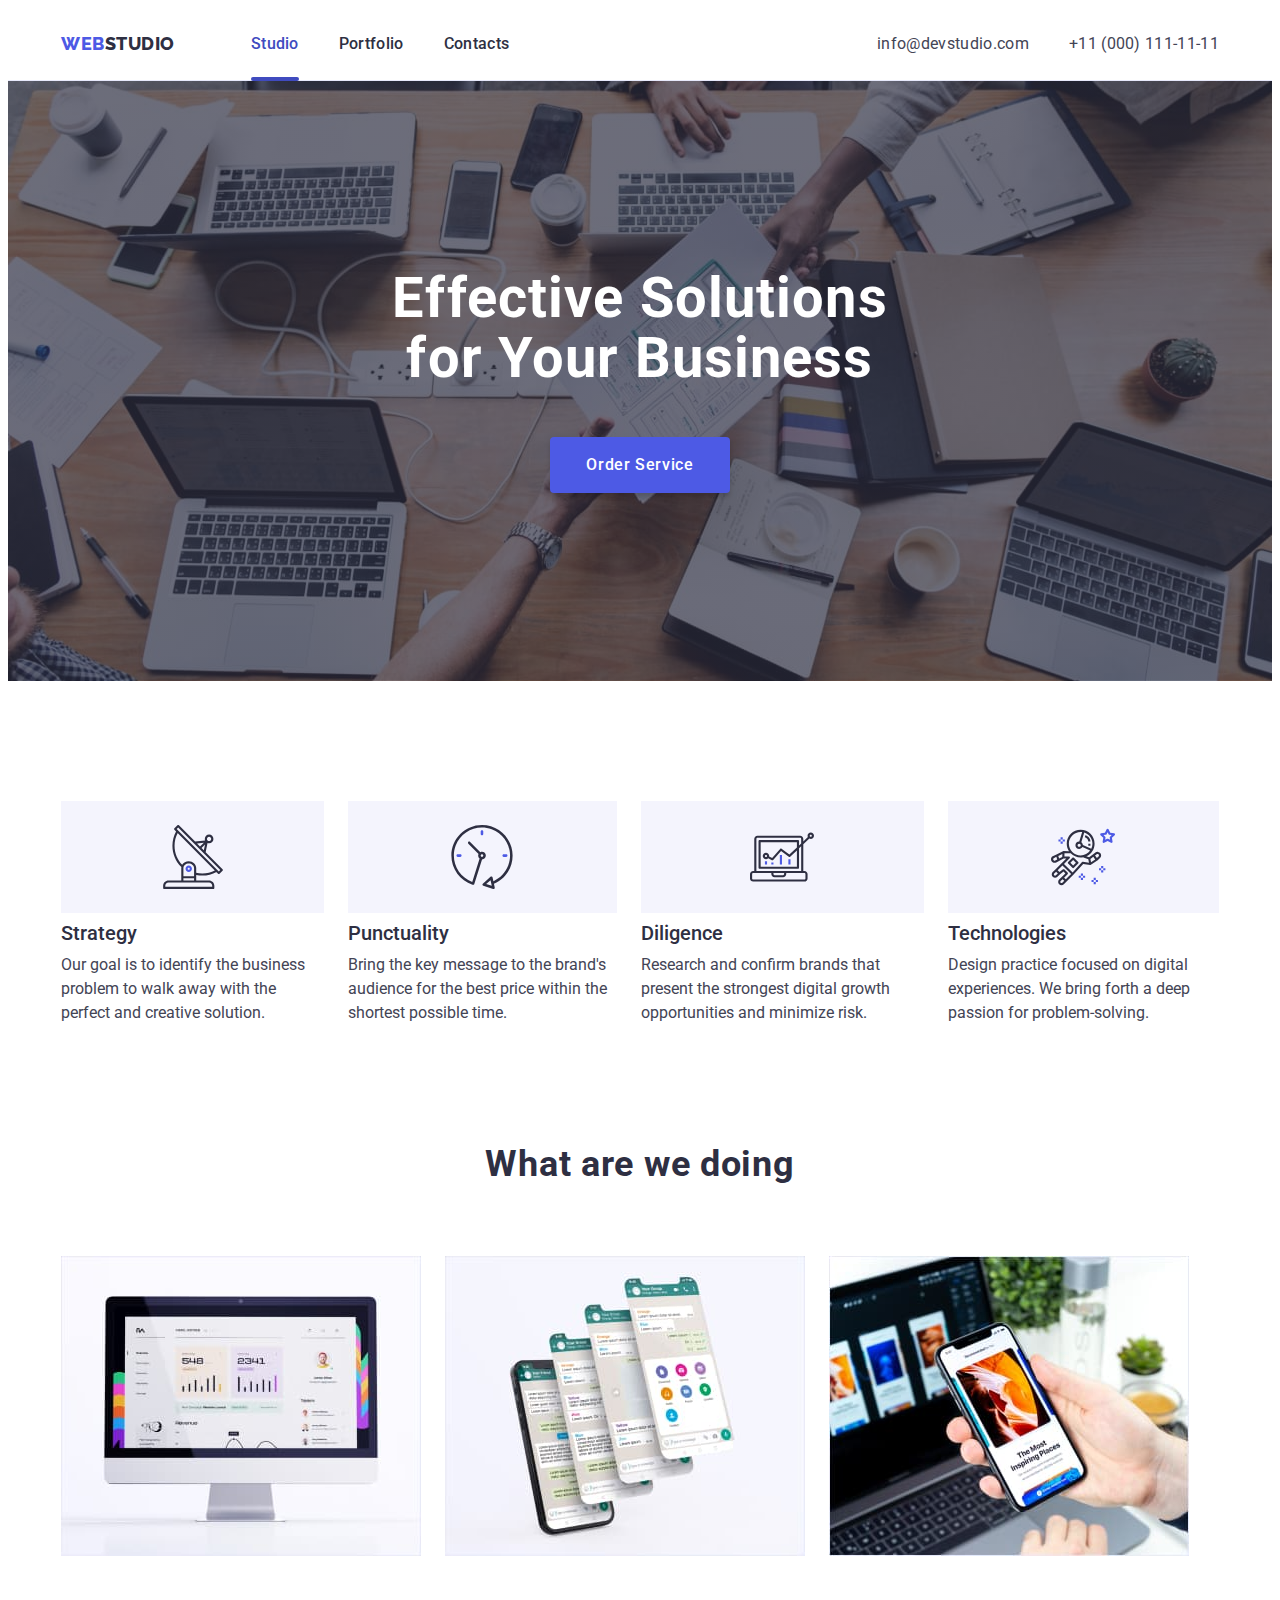
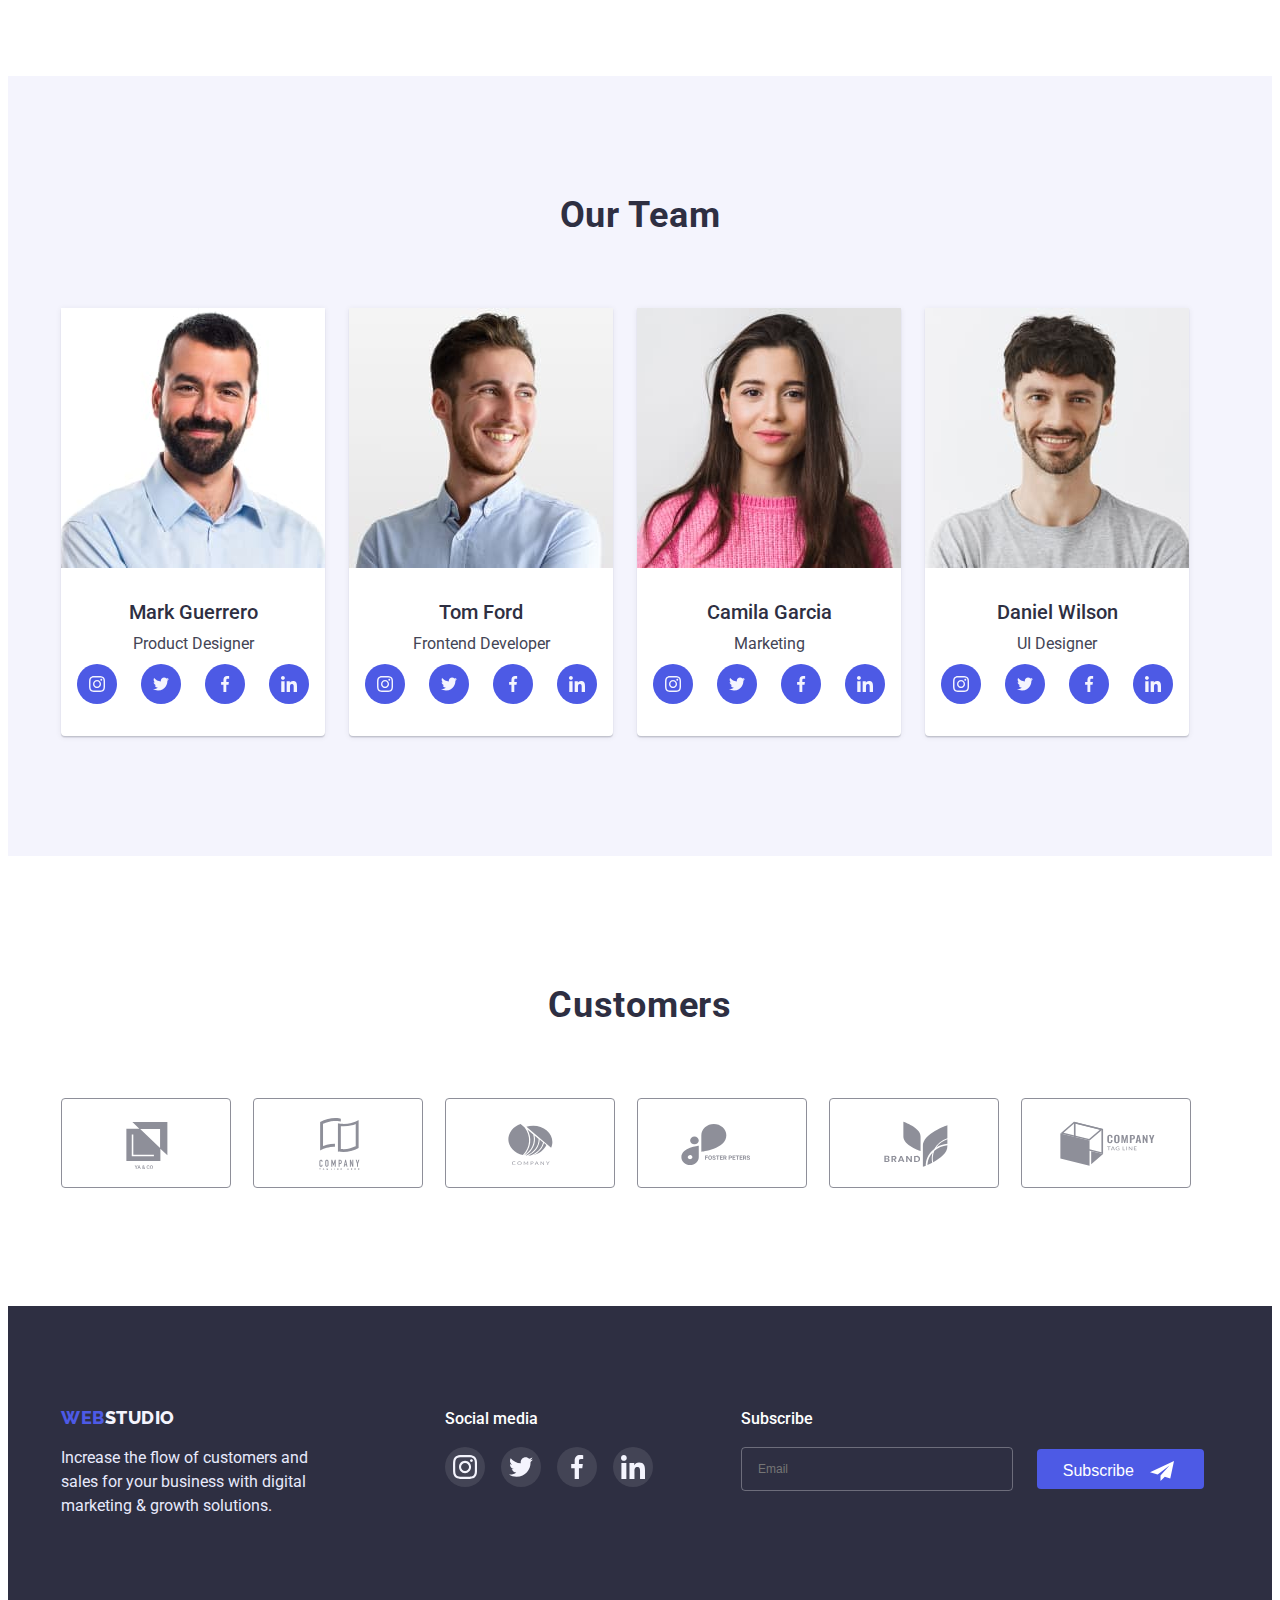
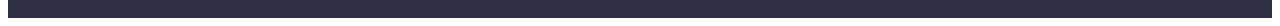
<file: index.html>
<!DOCTYPE html>
<html lang="en">
  <head>
    <meta charset="UTF-8" />
    <meta http-equiv="X-UA-Compatible" content="IE=edge" />
    <meta name="viewport" content="width=device-width, initial-scale=1.0" />
    <link rel="preconnect" href="https://fonts.googleapis.com" />
    <link rel="preconnect" href="https://fonts.gstatic.com" crossorigin />
    <link
      href="https://fonts.googleapis.com/css2?family=Raleway:wght@800&family=Roboto:wght@400;500;700;900&display=swap"
      rel="stylesheet"
    />
    <link
      rel="stylesheet"
      href="https://cdnjs.cloudflare.com/ajax/libs/modern-normalize/1.1.0/modern-normalize.min.css"
      integrity="sha512-wpPYUAdjBVSE4KJnH1VR1HeZfpl1ub8YT/NKx4PuQ5NmX2tKuGu6U/JRp5y+Y8XG2tV+wKQpNHVUX03MfMFn9Q=="
      crossorigin="anonymous"
      referrerpolicy="no-referrer"
    />
    <link rel="stylesheet" href="css/styles.css" />
    <title>Studio</title>
  </head>
  <body>
    <header class="head-of-site">
      <div class="container">
        <nav class="navigation">
          <a href="./index.html" class="logo-head"
            ><span class="blue-part">Web</span>Studio</a
          >
          <ul class="menu">
            <li class="menu-item">
              <a href="./index.html" class="menu-link current">Studio</a>
            </li>
            <li class="menu-item">
              <a href="./portfolio.html" class="menu-link">Portfolio</a>
            </li>
            <li class="menu-item">
              <a href="" class="menu-link">Contacts</a>
            </li>
          </ul>
        </nav>
        <address>
          <ul class="address">
            <li>
              <a href="mailto:info@devstudio.com" class="address-link"
                >info@devstudio.com</a
              >
            </li>
            <li>
              <a href="tel:+110001111111" class="address-link"
                >+11 (000) 111-11-11</a
              >
            </li>
          </ul>
        </address>
      </div>
    </header>
    <main class="main-part">
      <section class="main-sectn">
        <div class="container main-conteiner">
          <h1 class="main-head">Effective Solutions for Your Business</h1>
          <button type="button" data-modal-open class="main-btn">
            Order Service
          </button>
        </div>
      </section>
      <section class="advantages">
        <div class="container">
          <h2 class="head-hide">Advantages</h2>
          <ul class="advantages-list">
            <li>
              <div class="icon-block">
                <svg width="64" height="64">
                  <use href="./images/icons.svg#icon-antenna"></use>
                </svg>
              </div>
              <h3 class="head-of-service">Strategy</h3>
              <p class="prh-main">
                Our goal is to identify the business problem to walk away with
                the perfect and creative solution.
              </p>
            </li>
            <li>
              <div class="icon-block">
                <svg width="64" height="64">
                  <use href="./images/icons.svg#icon-clock"></use>
                </svg>
              </div>
              <h3 class="head-of-service">Punctuality</h3>
              <p class="prh-main">
                Bring the key message to the brand's audience for the best price
                within the shortest possible time.
              </p>
            </li>
            <li>
              <div class="icon-block">
                <svg width="64" height="64">
                  <use href="./images/icons.svg#icon-diagram"></use>
                </svg>
              </div>
              <h3 class="head-of-service">Diligence</h3>
              <p class="prh-main">
                Research and confirm brands that present the strongest digital
                growth opportunities and minimize risk.
              </p>
            </li>
            <li>
              <div class="icon-block">
                <svg width="64" height="64">
                  <use href="./images/icons.svg#icon-astronaut"></use>
                </svg>
              </div>
              <h3 class="head-of-service">Technologies</h3>
              <p class="prh-main">
                Design practice focused on digital experiences. We bring forth a
                deep passion for problem-solving.
              </p>
            </li>
          </ul>
        </div>
      </section>
      <section class="what-do">
        <div class="container">
          <h2 class="second-head">What are we doing</h2>
          <ul class="what-do-list">
            <li>
              <img src="./images/rectangle1.jpg" alt="computer" width="360" />
            </li>
            <li>
              <img
                src="./images/rectangle2.jpg"
                alt="set of phones"
                width="360"
              />
            </li>
            <li>
              <img src="./images/rectangle3.jpg" alt="phone" width="360" />
            </li>
          </ul>
        </div>
      </section>
      <section class="team">
        <div class="container">
          <h2 class="second-head">Our Team</h2>
          <ul class="team-list">
            <li class="team-name-list">
              <img src="./images/mark.jpg" alt="mark" width="264" />
              <h3 class="head-of-service">Mark Guerrero</h3>
              <p class="prh-main">Product Designer</p>
              <ul class="team-sours-list">
                <li class="team-sours-item">
                  <a href="" class="team-sours-link link">
                    <svg class="team-sours-icon" width="16" height="16">
                      <use href="./images/icons.svg#icon-instagram"></use>
                    </svg>
                  </a>
                </li>
                <li class="team-sours-item">
                  <a href="" class="team-sours-link link">
                    <svg width="16" height="16">
                      <use href="./images/icons.svg#icon-twitter"></use>
                    </svg>
                  </a>
                </li>
                <li class="team-sours-item">
                  <a href="" class="team-sours-link link">
                    <svg width="16" height="16">
                      <use href="./images/icons.svg#icon-facebook"></use>
                    </svg>
                  </a>
                </li>
                <li class="team-sours-item">
                  <a class="team-sours-link link" href="#">
                    <svg width="16" height="16">
                      <use href="./images/icons.svg#icon-linkedin"></use>
                    </svg>
                  </a>
                </li>
              </ul>
            </li>
            <li class="team-name-list">
              <img src="./images/tom.jpg" alt="tom" width="264" />
              <h3 class="head-of-service">Tom Ford</h3>
              <p class="prh-main">Frontend Developer</p>
              <ul class="team-sours-list">
                <li class="team-sours-item">
                  <a href="" class="team-sours-link link">
                    <svg class="team-sours-icon" width="16" height="16">
                      <use href="./images/icons.svg#icon-instagram"></use>
                    </svg>
                  </a>
                </li>
                <li class="team-sours-item">
                  <a href="" class="team-sours-link link">
                    <svg width="16" height="16">
                      <use href="./images/icons.svg#icon-twitter"></use>
                    </svg>
                  </a>
                </li>
                <li class="team-sours-item">
                  <a href="" class="team-sours-link link">
                    <svg width="16" height="16">
                      <use href="./images/icons.svg#icon-facebook"></use>
                    </svg>
                  </a>
                </li>
                <li class="team-sours-item">
                  <a class="team-sours-link link" href="#">
                    <svg width="16" height="16">
                      <use href="./images/icons.svg#icon-linkedin"></use>
                    </svg>
                  </a>
                </li>
              </ul>
            </li>
            <li class="team-name-list">
              <img src="./images/camila.jpg" alt="camila" width="264" />
              <h3 class="head-of-service">Camila Garcia</h3>
              <p class="prh-main">Marketing</p>
              <ul class="team-sours-list">
                <li class="team-sours-item">
                  <a href="" class="team-sours-link link">
                    <svg class="team-sours-icon" width="16" height="16">
                      <use href="./images/icons.svg#icon-instagram"></use>
                    </svg>
                  </a>
                </li>
                <li class="team-sours-item">
                  <a href="" class="team-sours-link link">
                    <svg width="16" height="16">
                      <use href="./images/icons.svg#icon-twitter"></use>
                    </svg>
                  </a>
                </li>
                <li class="team-sours-item">
                  <a href="" class="team-sours-link link">
                    <svg width="16" height="16">
                      <use href="./images/icons.svg#icon-facebook"></use>
                    </svg>
                  </a>
                </li>
                <li class="team-sours-item">
                  <a class="team-sours-link link" href="#">
                    <svg width="16" height="16">
                      <use href="./images/icons.svg#icon-linkedin"></use>
                    </svg>
                  </a>
                </li>
              </ul>
            </li>
            <li class="team-name-list">
              <img src="./images/daniel.jpg" alt="daniel" width="264" />
              <h3 class="head-of-service">Daniel Wilson</h3>
              <p class="prh-main">UI Designer</p>
              <ul class="team-sours-list">
                <li class="team-sours-item">
                  <a href="" class="team-sours-link link">
                    <svg class="team-sours-icon" width="16" height="16">
                      <use href="./images/icons.svg#icon-instagram"></use>
                    </svg>
                  </a>
                </li>
                <li class="team-sours-item">
                  <a href="" class="team-sours-link link">
                    <svg width="16" height="16">
                      <use href="./images/icons.svg#icon-twitter"></use>
                    </svg>
                  </a>
                </li>
                <li class="team-sours-item">
                  <a href="" class="team-sours-link link">
                    <svg width="16" height="16">
                      <use href="./images/icons.svg#icon-facebook"></use>
                    </svg>
                  </a>
                </li>
                <li class="team-sours-item">
                  <a class="team-sours-link link" href="#">
                    <svg width="16" height="16">
                      <use href="./images/icons.svg#icon-linkedin"></use>
                    </svg>
                  </a>
                </li>
              </ul>
            </li>
          </ul>
        </div>
      </section>
      <section class="customers">
        <div class="container">
          <h2 class="second-head">Customers</h2>
          <ul class="cust-list">
            <li class="cust-item">
              <a href="" class="cust-link">
                <svg class="cust-icon" width="104" height="56">
                  <use href="./images/icons.svg#icon-cust1"></use></svg
              ></a>
            </li>
            <li class="cust-item">
              <a href="" class="cust-link">
                <svg class="cust-icon" width="104" height="56">
                  <use href="./images/icons.svg#icon-cust2"></use></svg
              ></a>
            </li>
            <li class="cust-item">
              <a href="" class="cust-link">
                <svg class="cust-icon" width="104" height="56">
                  <use href="./images/icons.svg#icon-cust3"></use></svg
              ></a>
            </li>
            <li class="cust-item">
              <a href="" class="cust-link">
                <svg class="cust-icon" width="104" height="56">
                  <use href="./images/icons.svg#icon-cust4"></use></svg
              ></a>
            </li>
            <li class="cust-item">
              <a href="" class="cust-link">
                <svg class="cust-icon" width="104" height="56">
                  <use href="./images/icons.svg#icon-cust5"></use></svg
              ></a>
            </li>
            <li class="cust-item">
              <a href="" class="cust-link">
                <svg class="cust-icon" width="104" height="56">
                  <use href="./images/icons.svg#icon-cust6"></use></svg
              ></a>
            </li>
          </ul>
        </div>
      </section>
    </main>
    <footer class="foot-part">
      <div class="container foot-clear">
        <div class="text-block">
          <a href="./index.html" class="logo-foot"
            ><span class="blue-part">Web</span>Studio</a
          >
          <p class="prh-footer">
            Increase the flow of customers and sales for your business with
            digital marketing & growth solutions.
          </p>
        </div>
        <div class="sours-block">
          <p class="sours-prh">Social media</p>
          <ul class="team-sours-list foot-list">
            <li class="team-sours-item">
              <a href="" class="team-sours-link link foot-link">
                <svg class="team-sours-icon" width="24" height="24">
                  <use href="./images/icons.svg#icon-instagram"></use>
                </svg>
              </a>
            </li>
            <li class="team-sours-item">
              <a href="" class="team-sours-link link foot-link">
                <svg width="24" height="24">
                  <use href="./images/icons.svg#icon-twitter"></use>
                </svg>
              </a>
            </li>
            <li class="team-sours-item">
              <a href="" class="team-sours-link link foot-link">
                <svg width="24" height="24">
                  <use href="./images/icons.svg#icon-facebook"></use>
                </svg>
              </a>
            </li>
            <li class="team-sours-item">
              <a class="team-sours-link link foot-link" href="#">
                <svg width="24" height="24">
                  <use href="./images/icons.svg#icon-linkedin"></use>
                </svg>
              </a>
            </li>
          </ul>
        </div>
        <form class="foot-form">
          <label class="sub-text" for="user-email-foot">Subscribe</label>
          <div class="input-clear">
            <input
              type="email"
              class="modal-input modal-foot-input"
              name="user-email"
              id="user-email-foot"
              placeholder="Email"
            />
            <button class="sub-btn" type="submit">
              <span class="sub-sub">Subscribe</span>
              <svg class="sub-icon" width="24" height="24">
                <use href="./images/icons.svg#icon-paperplane"></use>
              </svg>
            </button>
          </div>
        </form>
      </div>
    </footer>
    <div class="backdrop is-hidden" data-modal>
      <div class="modal">
        <button type="button" data-modal-close class="modal-close">
          <svg width="8" height="8">
            <use href="./images/icons.svg#icon-close1"></use>
          </svg>
        </button>
        <p class="modal-prh">Leave your contacts and we will call you back</p>
        <form class="modal-form">
          <div class="modal-field">
            <label class="input-text" for="user-name">Name</label>
            <div class="input-wrap">
              <input
                type="text"
                class="modal-input"
                name="user-name"
                id="user-name"
              />
              <svg class="user-icon" width="18" height="18">
                <use href="./images/icons.svg#icon-person"></use>
              </svg>
            </div>
          </div>
          <div class="modal-field">
            <label class="input-text" for="user-tel">Phone</label>
            <div class="input-wrap">
              <input
                type="tel"
                class="modal-input"
                name="user-tel"
                id="user-tel"
                minlength="10"
                required
              />
              <svg class="user-icon" width="18" height="24">
                <use href="./images/icons.svg#icon-phone"></use>
              </svg>
            </div>
          </div>
          <div class="modal-field">
            <label class="input-text" for="user-email">Email</label>
            <div class="input-wrap">
              <input
                type="email"
                class="modal-input"
                name="user-email"
                id="user-email"
              />
              <svg class="user-icon" width="18" height="24">
                <use href="./images/icons.svg#icon-email"></use>
              </svg>
            </div>
          </div>
          <label class="input-text" for="user-name">Comment</label>
          <textarea
            class="modal-message"
            id="user-icon"
            name="user-text"
          ></textarea>
          <div class="modal-checkbox">
            <input
              class="input-check hidden"
              id="checkbox"
              type="checkbox"
              value="true"
            />
            <label for="checkbox" class="lable-text">
              <span class="lable-checkbox">
                <svg class="check-icon" width="10" height="8">
                  <use href="./images/icons.svg#icon-accept"></use>
                </svg>
              </span>
              <span class="privacy-lable"
                >I accept the terms and conditions of the
                <a class="privacy-link" href="#">Privacy Policy</a></span
              >
            </label>
          </div>
          <button type="submit" data-modal-open class="main-btn modal-btn">
            Send
          </button>
        </form>
      </div>
    </div>
    <script src="./js/modal.js"></script>
  </body>
</html>
</file>
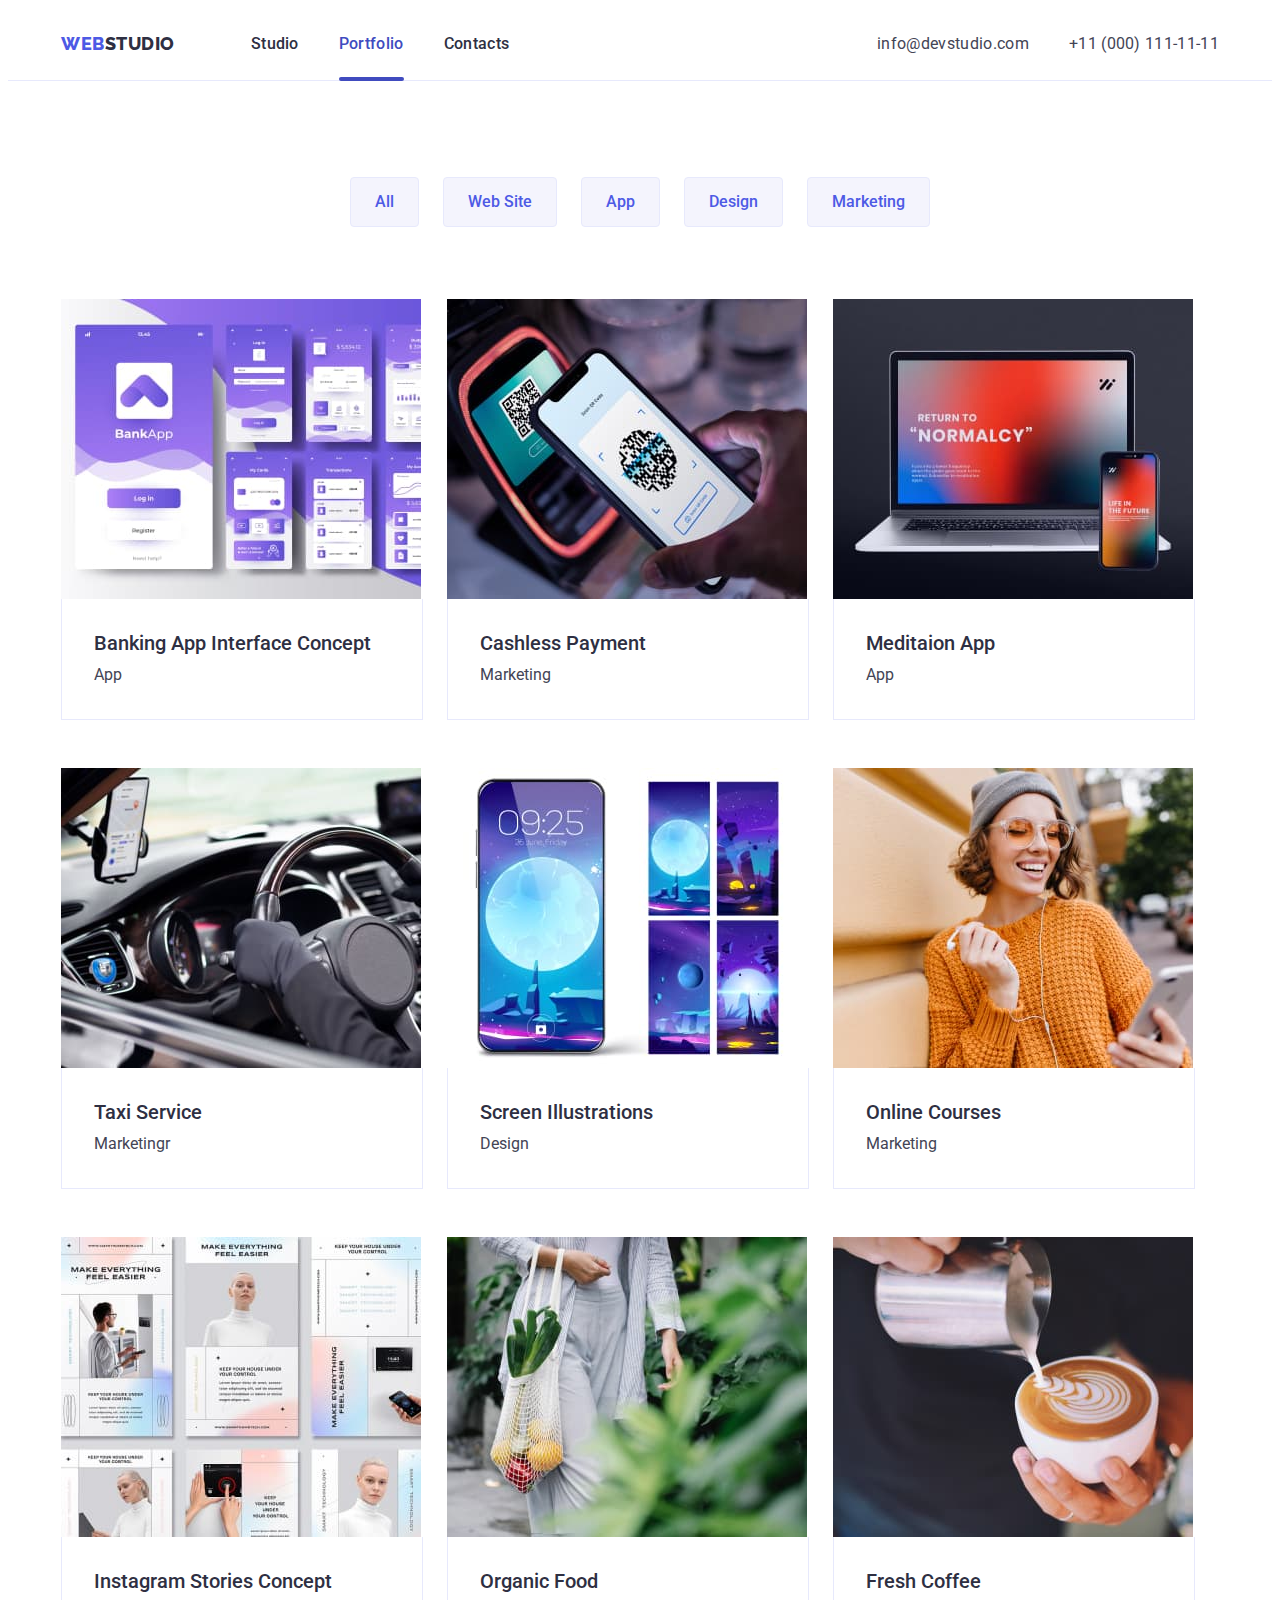
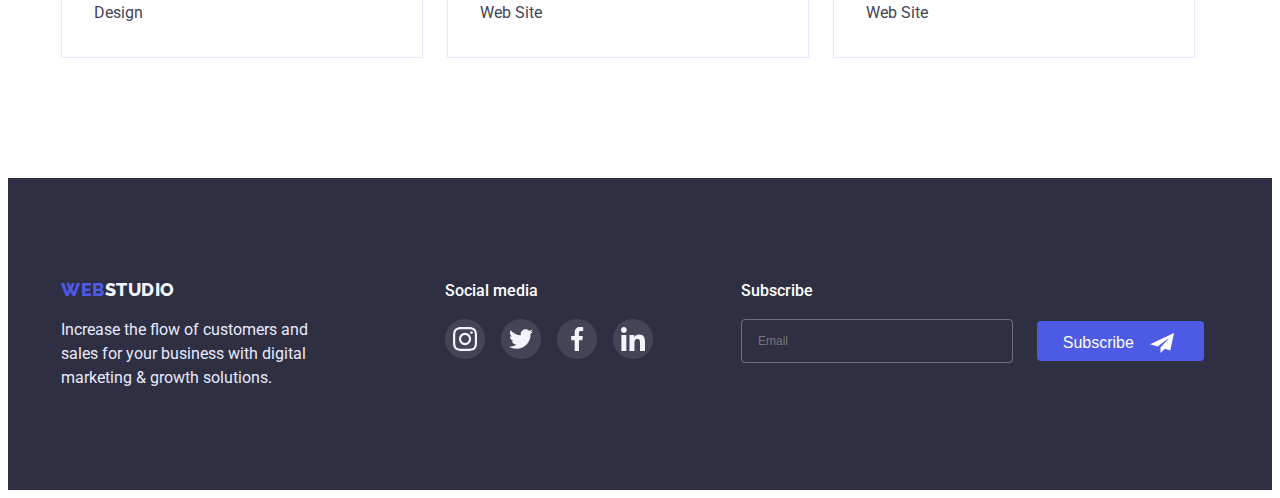
<file: portfolio.html>
<!DOCTYPE html>
<html lang="en">
  <head>
    <meta charset="UTF-8" />
    <meta http-equiv="X-UA-Compatible" content="IE=edge" />
    <meta name="viewport" content="width=device-width, initial-scale=1.0" />
    <link rel="preconnect" href="https://fonts.googleapis.com" />
    <link rel="preconnect" href="https://fonts.gstatic.com" crossorigin />
    <link
      href="https://fonts.googleapis.com/css2?family=Raleway:wght@800&family=Roboto:wght@400;500;700;900&display=swap"
      rel="stylesheet"
    />
    <link
      rel="stylesheet"
      href="https://cdnjs.cloudflare.com/ajax/libs/modern-normalize/1.1.0/modern-normalize.min.css"
      integrity="sha512-wpPYUAdjBVSE4KJnH1VR1HeZfpl1ub8YT/NKx4PuQ5NmX2tKuGu6U/JRp5y+Y8XG2tV+wKQpNHVUX03MfMFn9Q=="
      crossorigin="anonymous"
      referrerpolicy="no-referrer"
    />
    <link rel="stylesheet" href="css/styles.css" />
    <title>Portfolio</title>
  </head>
  <body>
    <header class="head-of-site">
      <div class="container">
        <nav class="navigation">
          <a href="./index.html" class="logo-head"
            ><span class="blue-part">Web</span>Studio</a
          >
          <ul class="menu">
            <li class="menu-item">
              <a href="./index.html" class="menu-link">Studio</a>
            </li>
            <li class="menu-item">
              <a href="./portfolio.html" class="menu-link current">Portfolio</a>
            </li>
            <li class="menu-item"><a href="" class="menu-link">Contacts</a></li>
          </ul>
        </nav>
        <address>
          <ul class="address">
            <li>
              <a href="mailto:info@devstudio.com" class="address-link"
                >info@devstudio.com</a
              >
            </li>
            <li>
              <a href="tel:+110001111111" class="address-link"
                >+11 (000) 111-11-11</a
              >
            </li>
          </ul>
        </address>
      </div>
    </header>
    <main>
      <section class="filter">
        <div class="container">
          <h1 class="head-hide">Filter</h1>
          <ul class="button-set">
            <li><button type="button" class="btn">All</button></li>
            <li><button type="button" class="btn">Web Site</button></li>
            <li><button type="button" class="btn">App</button></li>
            <li><button type="button" class="btn">Design</button></li>
            <li><button type="button" class="btn">Marketing</button></li>
          </ul>
          <h2 class="head-hide">Our Service</h2>
          <ul class="picture-set">
            <li class="card-item">
              <a href="" class="lnk-card">
                <div class="wrap-cover-block">
                  <img src="./images/image1.jpg" alt="banking" width="360" />
                  <p class="card-cover-text">
                    14 Stylish and User-Friendly App Design Concepts · Task
                    Manager App · Calorie Tracker App · Exotic Fruit Ecommerce
                    App · Cloud Storage App
                  </p>
                </div>
                <div class="card-block">
                  <h3 class="head-of-service lnk-head">
                    Banking App Interface Concept
                  </h3>
                  <p class="prh-main lnk-prh">App</p>
                </div>
              </a>
            </li>
            <li class="card-item">
              <a href="" class="lnk-card">
                <div class="wrap-cover-block">
                  <img src="./images/image2.jpg" alt="payment" width="360" />
                  <p class="card-cover-text">
                    14 Stylish and User-Friendly App Design Concepts · Task
                    Manager App · Calorie Tracker App · Exotic Fruit Ecommerce
                    App · Cloud Storage App
                  </p>
                </div>
                <div class="card-block">
                  <h3 class="head-of-service lnk-head">Cashless Payment</h3>
                  <p class="prh-main lnk-prh">Marketing</p>
                </div>
              </a>
            </li>
            <li class="card-item">
              <a href="" class="lnk-card">
                <div class="wrap-cover-block">
                  <img src="./images/image3.jpg" alt="meditaion" width="360" />
                  <p class="card-cover-text">
                    14 Stylish and User-Friendly App Design Concepts · Task
                    Manager App · Calorie Tracker App · Exotic Fruit Ecommerce
                    App · Cloud Storage App
                  </p>
                </div>
                <div class="card-block">
                  <h3 class="head-of-service lnk-head">Meditaion App</h3>
                  <p class="prh-main lnk-prh">App</p>
                </div>
              </a>
            </li>
            <li class="card-item">
              <a href="" class="lnk-card">
                <div class="wrap-cover-block">
                  <img src="./images/image4.jpg" alt="taxi" width="360" />
                  <p class="card-cover-text">
                    14 Stylish and User-Friendly App Design Concepts · Task
                    Manager App · Calorie Tracker App · Exotic Fruit Ecommerce
                    App · Cloud Storage App
                  </p>
                </div>
                <div class="card-block">
                  <h3 class="head-of-service lnk-head">Taxi Service</h3>
                  <p class="prh-main lnk-prh">Marketingr</p>
                </div>
              </a>
            </li>
            <li class="card-item">
              <a href="" class="lnk-card">
                <div class="wrap-cover-block">
                  <img src="./images/image5.jpg" alt="screen" width="360" />
                  <p class="card-cover-text">
                    14 Stylish and User-Friendly App Design Concepts · Task
                    Manager App · Calorie Tracker App · Exotic Fruit Ecommerce
                    App · Cloud Storage App
                  </p>
                </div>
                <div class="card-block">
                  <h3 class="head-of-service lnk-head">Screen Illustrations</h3>
                  <p class="prh-main lnk-prh">Design</p>
                </div>
              </a>
            </li>
            <li class="card-item">
              <a href="" class="lnk-card">
                <div class="wrap-cover-block">
                  <img src="./images/image6.jpg" alt="courses" width="360" />
                  <p class="card-cover-text">
                    14 Stylish and User-Friendly App Design Concepts · Task
                    Manager App · Calorie Tracker App · Exotic Fruit Ecommerce
                    App · Cloud Storage App
                  </p>
                </div>
                <div class="card-block">
                  <h3 class="head-of-service lnk-head">Online Courses</h3>
                  <p class="prh-main lnk-prh">Marketing</p>
                </div>
              </a>
            </li>
            <li class="card-item">
              <a href="" class="lnk-card">
                <div class="wrap-cover-block">
                  <img src="./images/image7.jpg" alt="instagram" width="360" />
                  <p class="card-cover-text">
                    14 Stylish and User-Friendly App Design Concepts · Task
                    Manager App · Calorie Tracker App · Exotic Fruit Ecommerce
                    App · Cloud Storage App
                  </p>
                </div>
                <div class="card-block">
                  <h3 class="head-of-service lnk-head">
                    Instagram Stories Concept
                  </h3>
                  <p class="prh-main lnk-prh">Design</p>
                </div>
              </a>
            </li>
            <li class="card-item">
              <a href="" class="lnk-card">
                <div class="wrap-cover-block">
                  <img src="./images/image8.jpg" alt="food" width="360" />
                  <p class="card-cover-text">
                    14 Stylish and User-Friendly App Design Concepts · Task
                    Manager App · Calorie Tracker App · Exotic Fruit Ecommerce
                    App · Cloud Storage App
                  </p>
                </div>
                <div class="card-block">
                  <h3 class="head-of-service lnk-head">Organic Food</h3>
                  <p class="prh-main lnk-prh">Web Site</p>
                </div>
              </a>
            </li>
            <li class="card-item">
              <a href="" class="lnk-card">
                <div class="wrap-cover-block">
                  <img src="./images/image9.jpg" alt="coffee" width="360" />
                  <p class="card-cover-text">
                    14 Stylish and User-Friendly App Design Concepts · Task
                    Manager App · Calorie Tracker App · Exotic Fruit Ecommerce
                    App · Cloud Storage App
                  </p>
                </div>
                <div class="card-block">
                  <h3 class="head-of-service lnk-head">Fresh Coffee</h3>
                  <p class="prh-main lnk-prh">Web Site</p>
                </div>
              </a>
            </li>
          </ul>
        </div>
      </section>
    </main>
    <footer class="foot-part">
      <div class="container foot-clear">
        <div class="text-block">
          <a href="./index.html" class="logo-foot"
            ><span class="blue-part">Web</span>Studio</a
          >
          <p class="prh-footer">
            Increase the flow of customers and sales for your business with
            digital marketing & growth solutions.
          </p>
        </div>
        <div class="sours-block">
          <p class="sours-prh">Social media</p>
          <ul class="team-sours-list foot-list">
            <li class="team-sours-item">
              <a href="" class="team-sours-link link foot-link">
                <svg class="team-sours-icon" width="24" height="24">
                  <use href="./images/icons.svg#icon-instagram"></use>
                </svg>
              </a>
            </li>
            <li class="team-sours-item">
              <a href="" class="team-sours-link link foot-link">
                <svg width="24" height="24">
                  <use href="./images/icons.svg#icon-twitter"></use>
                </svg>
              </a>
            </li>
            <li class="team-sours-item">
              <a href="" class="team-sours-link link foot-link">
                <svg width="24" height="24">
                  <use href="./images/icons.svg#icon-facebook"></use>
                </svg>
              </a>
            </li>
            <li class="team-sours-item">
              <a class="team-sours-link link foot-link" href>
                <svg width="24" height="24">
                  <use href="./images/icons.svg#icon-linkedin"></use>
                </svg>
              </a>
            </li>
          </ul>
        </div>
        <form class="foot-form">
          <label class="sub-text" for="user-email">Subscribe</label>
          <div class="input-clear">
            <input
              type="email"
              class="modal-input modal-foot-input"
              name="user-email"
              id="user-email"
              placeholder="Email"
            />
            <button class="sub-btn" type="submit">
              <span class="sub-sub">Subscribe</span>
              <svg class="sub-icon" width="24" height="24">
                <use href="./images/icons.svg#icon-paperplane"></use>
              </svg>
            </button>
          </div>
        </form>
      </div>
    </footer>
  </body>
</html>
</file>
<file: css/styles.css>
:root {
  --common-color: #2e2f42;
  --logo-logo: #f4f4fd;
  --blue-logo: #4d5ae5;
  --menu-or-address: #404bbf;
  --white-option: #ffffff;
  --foot-color: #e7e9fc;
  --normal-color: #434455;
  --nav-border: #e7e9fc;
  --sours-hover-focus: #404bbf;
  --foot-sours-hover-focus: #31d0aa;
  --cust-hover-focus: #404bbf;
  --cust--color: #8e8f99;
  --modal-color: #fcfcfc;
  --label-color: #757575;
}
body {
  font-family: "Roboto", sans-serif;
}
p,
h1,
h2,
h3,
h4,
h5,
h6 {
  margin: 0;
}
ul {
  margin: 0;
  padding-left: 0;
}
.container {
  padding-left: 15px;
  padding-right: 15px;
  width: 1158px;
  margin: 0 auto;
}
img {
  display: block;
}
header .container {
  display: flex;
}
.navigation {
  display: flex;
  margin-right: auto;
}
.address {
  display: flex;
  gap: 40px;
}
.menu {
  display: flex;
  gap: 40px;
}
.head-of-site {
  border-bottom: 1px solid var(--nav-border);
  padding-top: 24px;
  padding-bottom: 24px;
}
button.main-btn {
  cursor: pointer;
  font-family: inherit;
  background: var(--blue-logo);
  border-radius: 4px;
  font-weight: 500;
  font-size: 16px;
  line-height: 1.5;
  letter-spacing: 0.04em;
  color: var(--white-option);
  margin: 0 auto;
  display: block;
  padding: 16px 36px;
  border: none;
  box-shadow: 0px 4px 4px rgba(0, 0, 0, 0.15);
  transition: background-color 250ms cubic-bezier(0.4, 0, 0.2, 1);
}
button.main-btn:hover {
  background-color: var(--menu-or-address);
}
button.main-btn:focus {
  background-color: var(--menu-or-address);
}
.advantages {
  padding-top: 120px;
  padding-bottom: 120px;
}
.advantages-list {
  display: flex;
  gap: 24px;
}
.what-do {
  padding-bottom: 120px;
}
.what-do-list {
  display: flex;
  gap: 24px;
}
.filter {
  padding-top: 96px;
  padding-bottom: 120px;
}
.button-set {
  display: flex;
  gap: 24px;
  justify-content: center;
  margin-bottom: 72px;
}
.picture-set {
  display: flex;
  flex-wrap: wrap;
  row-gap: 48px;
  column-gap: 24px;
}
.picture-set li {
  background: var(--white-option);
  flex-basis: calc(100% / 3 - 24px);
}
.card-block {
  border-left: 1px solid var(--foot-color);
  border-right: 1px solid var(--foot-color);
  border-bottom: 1px solid var(--foot-color);
  padding: 32px 16px;
  transition: border-left, border-right,
    border-bottom 250ms cubic-bezier(0.4, 0, 0.2, 1);
}
.card-block:hover,
.card-block:focus {
  border-left: 1px solid var(--logo-logo);
  border-right: 1px solid var(--logo-logo);
  border-bottom: 1px solid var(--logo-logo);
}
.card-item:is(:hover, :focus) .card-cover-text {
  transform: translateY(0);
  transition: transform 250ms cubic-bezier(0.4, 0, 0.2, 1);
}
.wrap-cover-block {
  position: relative;
  overflow: hidden;
}
.card-cover-text {
  position: absolute;
  top: 0;
  font-size: 16px;
  line-height: 1.5;
  font-weight: 600;
  color: var(--logo-logo);
  background-color: var(--blue-logo);
  padding-top: 40px;
  padding-left: 32px;
  padding-right: 32px;
  height: 100%;
  transform: translateY(100%);
}
button.btn {
  cursor: pointer;
  font-family: inherit;
  font-weight: 500;
  font-size: 16px;
  line-height: 1.5;
  color: var(--blue-logo);
  background: var(--logo-logo);
  border-radius: 4px;
  padding: 12px 24px;
  border: 1px solid var(--foot-color);
  transition-property: background-color, color, box-shadow, border-color;
  transition: background-color, color, box-shadow,
    border-color 250ms cubic-bezier(0.4, 0, 0.2, 1);
}
button.btn:hover {
  background-color: var(--menu-or-address);
  color: var(--white-option);
  box-shadow: 0px 3px 1px rgba(0, 0, 0, 0.1), 0px 2px 1px rgba(0, 0, 0, 0.08),
    0px 2px 2px rgba(0, 0, 0, 0.12);
  border-color: transparent;
}
button.btn:focus {
  background: var(--menu-or-address);
  color: var(--white-option);
  box-shadow: 0px 3px 1px rgba(0, 0, 0, 0.1), 0px 2px 1px rgba(0, 0, 0, 0.08),
    0px 2px 2px rgba(0, 0, 0, 0.12);
  border-color: transparent;
}
h3.head-of-service {
  font-weight: 500;
  font-size: 20px;
  line-height: 1.2;
  color: var(--common-color);
  margin-bottom: 8px;
}
.main-head {
  font-weight: 700;
  font-size: 56px;
  line-height: 1.07;
  text-align: center;
  letter-spacing: 0.02em;
  color: var(--white-option);
  max-width: 520px;
  margin: 0 auto;
  margin-bottom: 48px;
}
.second-head {
  font-weight: 700;
  font-size: 36px;
  line-height: 1.1;
  text-align: center;
  letter-spacing: 0.02em;
  color: var(--common-color);
  margin-bottom: 72px;
  text-align: center;
}
.main-sectn {
  padding-top: 188px;
  padding-bottom: 188px;
  text-align: center;
  background-color: var(--common-color);
  background-image: linear-gradient(
      rgba(46, 47, 66, 0.7),
      rgba(46, 47, 66, 0.7)
    ),
    url(../images/people-office.jpg);
  background-repeat: no-repeat;
  background-size: cover;
  max-width: 1440px;
  background-position: center;
  margin-left: auto;
  margin-right: auto;
}
.prh-main {
  font-size: 16px;
  line-height: 1.5;
  color: var(--normal-color);
}
.lnk-card {
  text-decoration: none;
  display: block;
  transition: box-shadow 250ms cubic-bezier(0.4, 0, 0.2, 1);
}
.lnk-card:hover,
.lnk-card:focus {
  box-shadow: 0px 1px 6px rgba(46, 47, 66, 0.08),
    0px 1px 1px rgba(46, 47, 66, 0.16), 0px 2px 1px rgba(46, 47, 66, 0.08);
}
.lnk-head,
.lnk-prh {
  margin-left: 16px;
}
.prh-footer {
  font-size: 16px;
  line-height: 1.5;
  color: var(--foot-color);
  margin-top: 16px;
  text-align: left;
  max-width: 264px;
}
.foot-part {
  background: var(--common-color);
  padding-top: 100px;
  padding-bottom: 100px;
}
li {
  list-style-type: none;
}
.menu-link {
  font-weight: 500;
  font-size: 16px;
  line-height: 1.5;
  letter-spacing: 0.02em;
  color: var(--common-color);
  text-decoration: none;
  transition: color 250ms cubic-bezier(0.4, 0, 0.2, 1);
}
.menu-link:hover {
  color: var(--menu-or-address);
}
.menu-link:focus {
  color: var(--menu-or-address);
}
.menu-item {
  position: relative;
}
.current {
  color: var(--menu-or-address);
}
.current::after {
  content: "";
  display: block;
  position: absolute;
  left: 0px;
  bottom: -25px;
  background-color: var(--menu-or-address);
  width: 100%;
  height: 4px;
  border-radius: 2px;
}
.address-link {
  font-size: 16px;
  line-height: 1.5;
  letter-spacing: 0.02em;
  color: var(--normal-color);
  font-style: normal;
  text-decoration: none;
  transition: color 250ms cubic-bezier(0.4, 0, 0.2, 1);
}
.address-link:hover {
  color: var(--menu-or-address);
}
.address-link:focus {
  color: var(--menu-or-address);
}
.logo-head {
  font-family: "Raleway", sans-serif;
  font-weight: 800;
  font-size: 18px;
  line-height: 1.33;
  letter-spacing: 0.03em;
  color: var(--common-color);
  text-decoration: none;
  text-transform: uppercase;
  margin-right: 76px;
}
.blue-part {
  color: var(--blue-logo);
}
.logo-foot {
  font-family: "Raleway", sans-serif;
  font-style: normal;
  font-weight: 800;
  font-size: 18px;
  line-height: 1.33;
  letter-spacing: 0.03em;
  color: var(--logo-logo);
  text-decoration: none;
  text-transform: uppercase;
}
.team {
  background: var(--logo-logo);
  padding-top: 120px;
  padding-bottom: 120px;
}
.team-list {
  display: flex;
  gap: 24px;
}
.team-list .team-name-list {
  background: var(--white-option);
  box-shadow: 0px 1px 6px rgba(46, 47, 66, 0.08),
    0px 1px 1px rgba(46, 47, 66, 0.16), 0px 2px 1px rgba(46, 47, 66, 0.08);
  border-radius: 0px 0px 4px 4px;
  padding-bottom: 32px;
  text-align: center;
}
.team-name-list .team-sours-list {
  margin-top: 8px;
}
.team-list img {
  margin-bottom: 32px;
}
.team-sours-list {
  display: flex;
  justify-content: center;
  gap: 24px;
}
.team-sours-item {
  width: 40px;
  height: 40px;
}
.team-sours-link {
  width: 100%;
  height: 100%;
  border-radius: 50%;
  display: flex;
  justify-content: center;
  align-items: center;
  background-color: var(--blue-logo);
  transition: background-color 250ms cubic-bezier(0.4, 0, 0.2, 1);
}
.team-sours-link:hover {
  background-color: var(--sours-hover-focus);
}
.team-sours-link:focus {
  background-color: var(--sours-hover-focus);
}
.head-hide {
  display: none;
}
.customers {
  padding-top: 130px;
  padding-bottom: 120px;
}
.cust-list {
  display: flex;
  gap: 24px;
}
.cust-item {
  flex-basis: calc((100% / 5 * 24px) / 6);
  width: 168px;
  height: 88px;
}
.cust-link {
  display: flex;
  width: 100%;
  height: 100%;
  border: 1px solid var(--cust--color);
  border-radius: 4px;
  justify-content: center;
  align-items: center;
  transition: border 250ms cubic-bezier(0.4, 0, 0.2, 1);
}
.cust-link:is(:hover, :focus) {
  border: 1px solid var(--cust-hover-focus);
}
.cust-icon {
  fill: var(--cust--color);
  transition: fill 250ms cubic-bezier(0.4, 0, 0.2, 1);
}
.cust-link:is(:hover, :focus) .cust-icon {
  fill: var(--cust-hover-focus);
}
.sours-block {
  text-align: left;
  width: fit-content;
  margin-left: 120px;
}
.sours-prh {
  color: var(--white-option);
  margin-bottom: 16px;
  font-weight: 500;
  font-size: 16px;
  line-height: 1.5;
}
.foot-clear {
  display: flex;
  align-items: baseline;
}
.foot-link {
  background: rgba(255, 255, 255, 0.1);
  transition: background-color 250ms cubic-bezier(0.4, 0, 0.2, 1);
}
.foot-list {
  gap: 16px;
}
.foot-link:hover {
  background-color: var(--foot-sours-hover-focus);
}
.foot-link:focus {
  background-color: var(--foot-sours-hover-focus);
}
.icon-block {
  background: var(--logo-logo);
  padding-top: 24px;
  padding-bottom: 24px;
  display: flex;
  justify-content: center;
  align-items: center;
  margin-bottom: 8px;
}
.backdrop {
  position: fixed;
  top: 0;
  width: 100%;
  height: 100%;
  background-color: rgba(46, 47, 66, 0.4);
  transition: opacity 250ms linear, visibilty 250ms linear;
}
.backdrop.is-hidden .modal {
  transform: translate(-50%, -50%) scaleY(0) skew(30deg);
}
.modal {
  position: absolute;
  top: 50%;
  left: 50%;
  transform: translate(-50%, -50%) scale(1) skew(0);
  background-color: var(--modal-color);
  width: 408px;
  min-height: 550px;
  border-radius: 5px;
  padding: 24px;
  transition: transform 300ms linear;
}
.modal-close {
  width: 24px;
  height: 24px;
  background: var(--foot-color);
  border: 1px solid rgba(0, 0, 0, 0.1);
  border-radius: 50%;
  display: flex;
  justify-content: center;
  align-items: center;
  margin-left: auto;
  margin-bottom: 24px;
  transition: fill, background-color 250ms cubic-bezier(0.4, 0, 0.2, 1);
  cursor: pointer;
}
.modal-close:hover,
.modal-close:focus {
  fill: var(--white-option);
  background-color: var(--cust-hover-focus);
}
.is-hidden {
  opacity: 0;
  visibility: hidden;
  pointer-events: none;
}
.modal-prh {
  font-weight: 500;
  font-size: 16px;
  line-height: 1.5;
  text-align: center;
  color: var(--common-color);
  margin-bottom: 16px;
}
.modal-field {
  margin-bottom: 8px;
}
.modal-input {
  width: 100%;
  height: 40px;
  border: 1px solid rgba(33, 33, 33, 0.2);
  border-radius: 4px;
  background-color: transparent;
  padding-left: 40px;
  outline: none;
  transition: border-color 250ms cubic-bezier(0.4, 0, 0.2, 1);
}
.modal-input:focus {
  border-color: var(--blue-logo);
}
.modal-input:focus + .user-icon {
  fill: var(--blue-logo);
}
.input-wrap {
  position: relative;
}
.user-icon {
  position: absolute;
  top: 50%;
  left: 15px;
  transform: translateY(-50%);
  transition: fill 250ms cubic-bezier(0.4, 0, 0.2, 1);
}
.input-text {
  color: var(--cust--color);
  display: inline-block;
  margin-bottom: 4px;
  font-size: 12px;
  line-height: 1.1;
  letter-spacing: 0.01em;
}
.modal-message {
  width: 100%;
  height: 120px;
  border: 1px solid rgba(33, 33, 33, 0.2);
  border-radius: 4px;
  background-color: transparent;
  padding-left: 16px;
  outline: none;
  margin-bottom: 16px;
  transition: border-color 250ms cubic-bezier(0.4, 0, 0.2, 1);
  resize: none;
}
.modal-message:focus {
  border-color: var(--blue-logo);
}
.modal-btn {
  width: 169px;
}
.hidden {
  position: absolute;
  width: 1px;
  height: 1px;
  margin: -1px;
  border: 0;
  padding: 0;
  white-space: nowrap;
  clip-path: inset(1005);
  clip: rect(0 0 0 0);
  overflow: hidden;
}
.modal-checkbox {
  margin-bottom: 24px;
}
.lable-checkbox {
  position: relative;
  display: inline-block;
  width: 16px;
  height: 16px;
  border: 1.25px solid var(--common-color);
  fill: transparent;
  display: flex;
  justify-content: center;
  align-items: center;
  border-radius: 4px;
}
.check-icon {
  transition: transform 250ms cubic-bezier(0.4, 0, 0.2, 1);
  transform: translate (-50%, -50%);
}
.input-check:checked + .lable-text > .lable-checkbox {
  background-color: var(--cust-hover-focus);
  fill: var(--logo-logo);
  border: none;
}
.lable-text {
  display: flex;
  align-items: center;
}
.privacy-lable {
  display: inline-block;
  font-size: 12px;
  line-height: 1.33;
  letter-spacing: 0.04em;
  color: var(--label-color);
  margin-left: 8px;
}
.privacy-link {
  color: var(--blue-logo);
  font-size: 12px;
  line-height: 1.33;
  letter-spacing: 0.04em;
  text-decoration-line: underline;
}
.foot-form {
  margin-left: 88px;
  color: var(--white-option);
  font-weight: 500;
  font-size: 16px;
  line-height: 1.5;
}
.modal-foot-input {
  border: 1px solid rgba(255, 255, 255, 0.3);
  border-radius: 4px;
  padding-left: 16px;
  font-size: 12px;
  line-height: 0.5;
  color: var(--white-option);
}
.sub-btn {
  background: var(--blue-logo);
  border-radius: 4px;
  width: 264px;
  height: 40px;
  padding: 8px 24px;
  text-align: left;
  font-weight: 500;
  font-size: 16px;
  line-height: 24px;
  color: var(--white-option);
  border-color: transparent;
  margin-left: 24px;
  display: flex;
  cursor: pointer;
  transition: background-color 250ms cubic-bezier(0.4, 0, 0.2, 1);
}
.sub-btn:hover {
  background-color: var(--cust-hover-focus);
}
.sub-text {
  margin-bottom: 16px;
  display: inline-block;
}
.sub-icon {
  fill: var(--white-option);
  margin-left: 16px;
}
.input-clear {
  display: flex;
  justify-content: center;
  align-items: center;
  text-align: left;
  width: fit-content;
}
</file>
